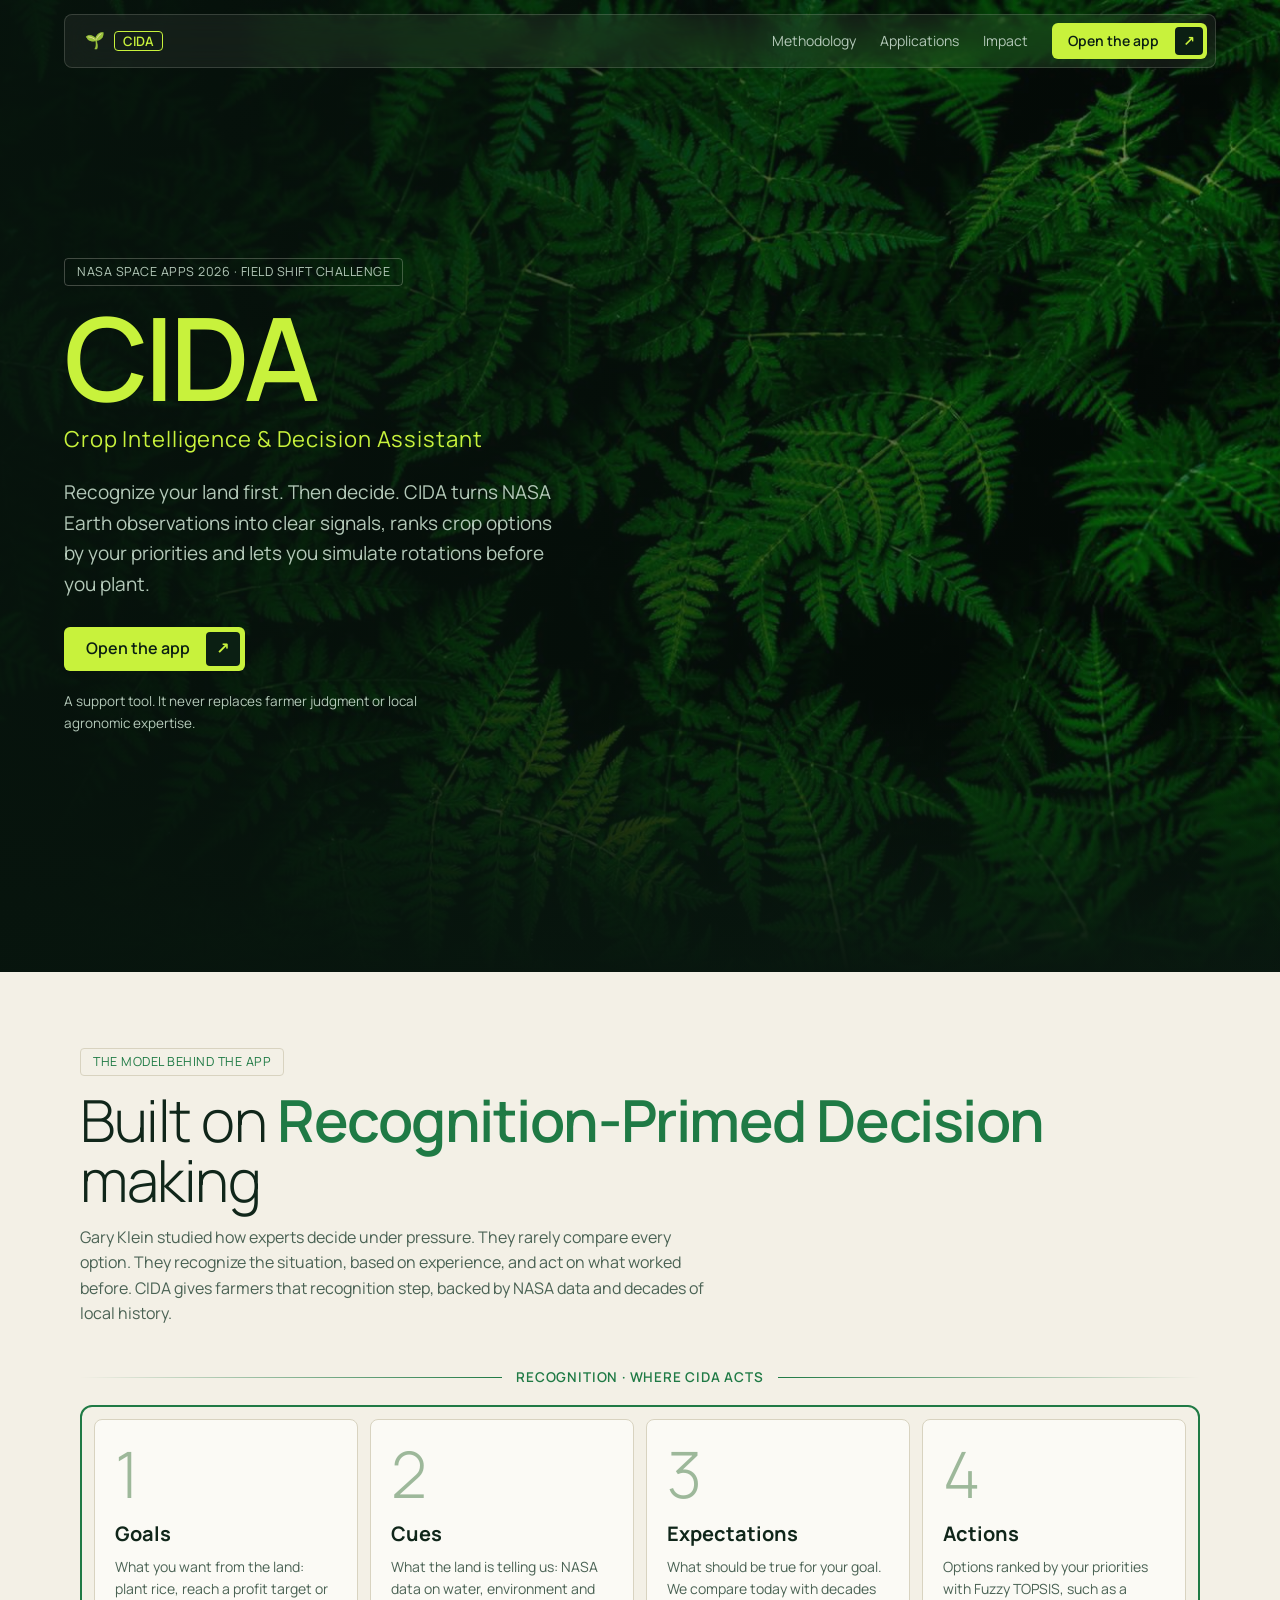
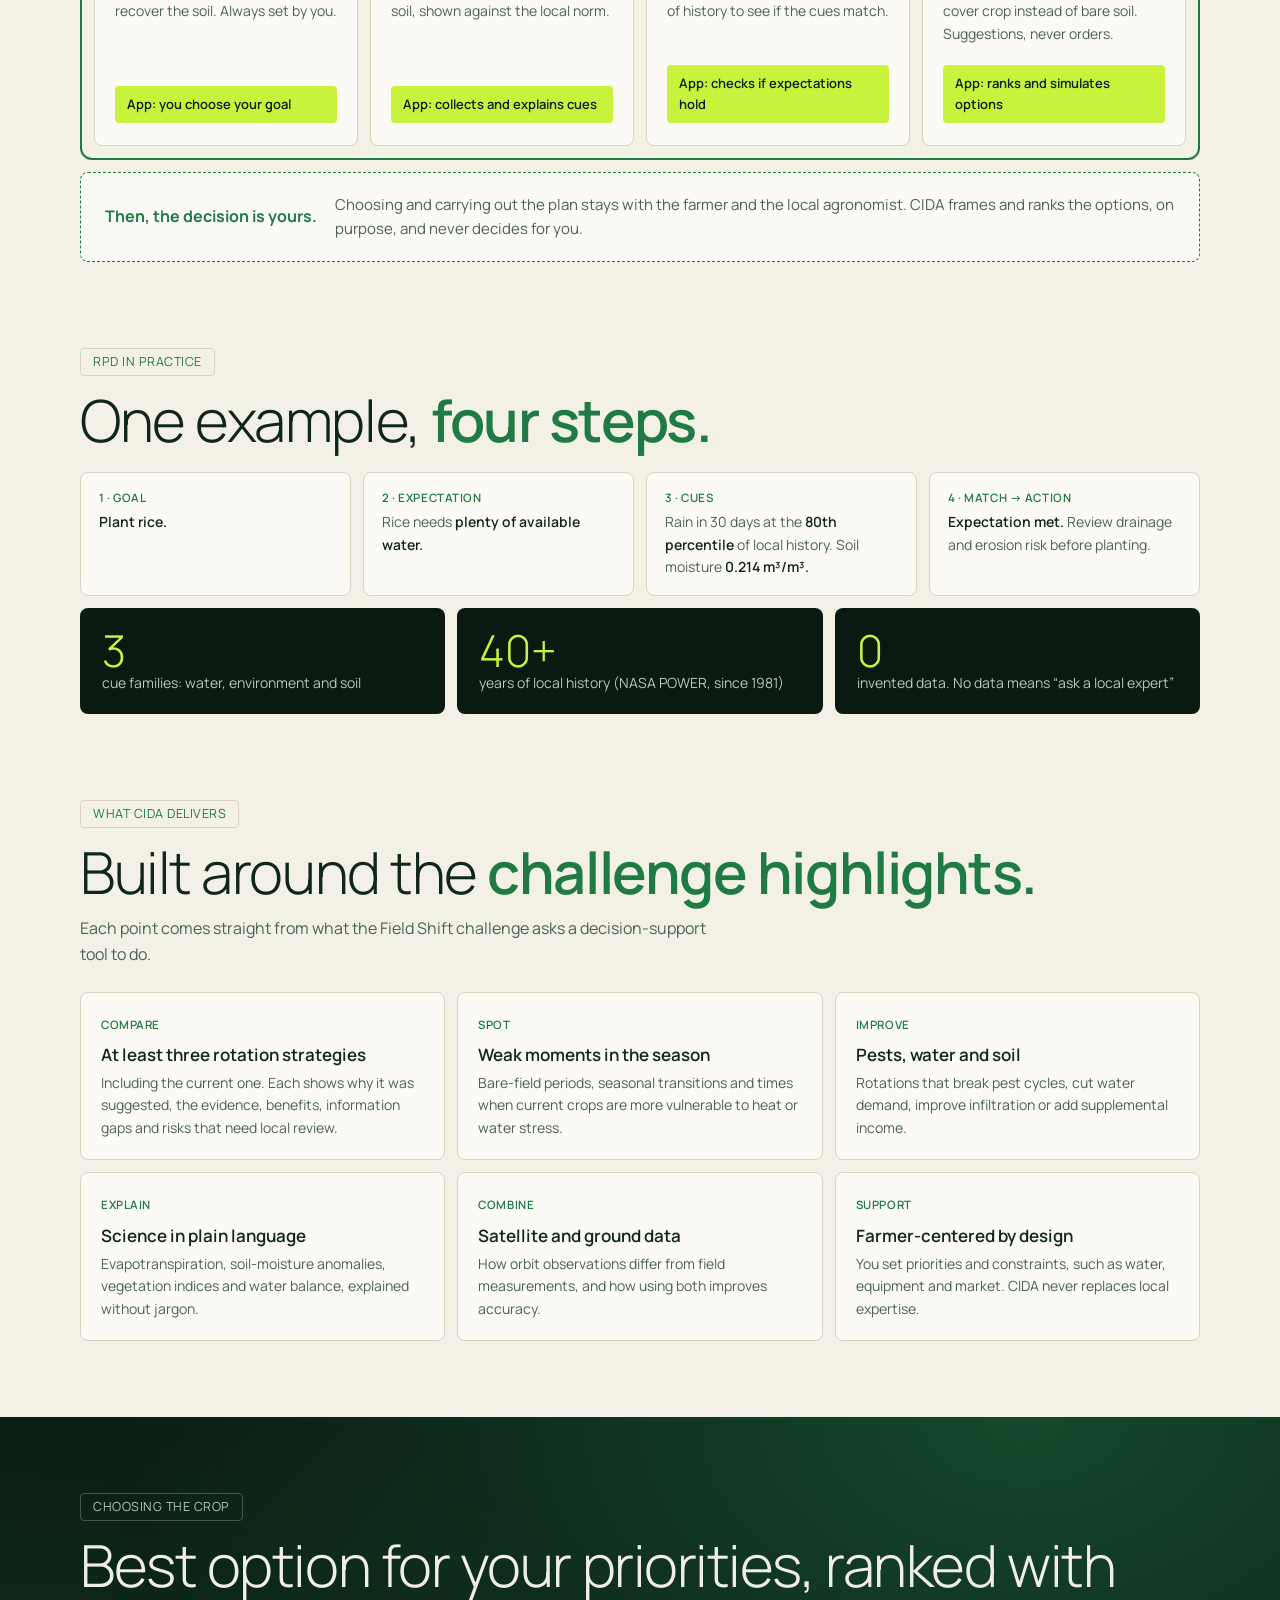
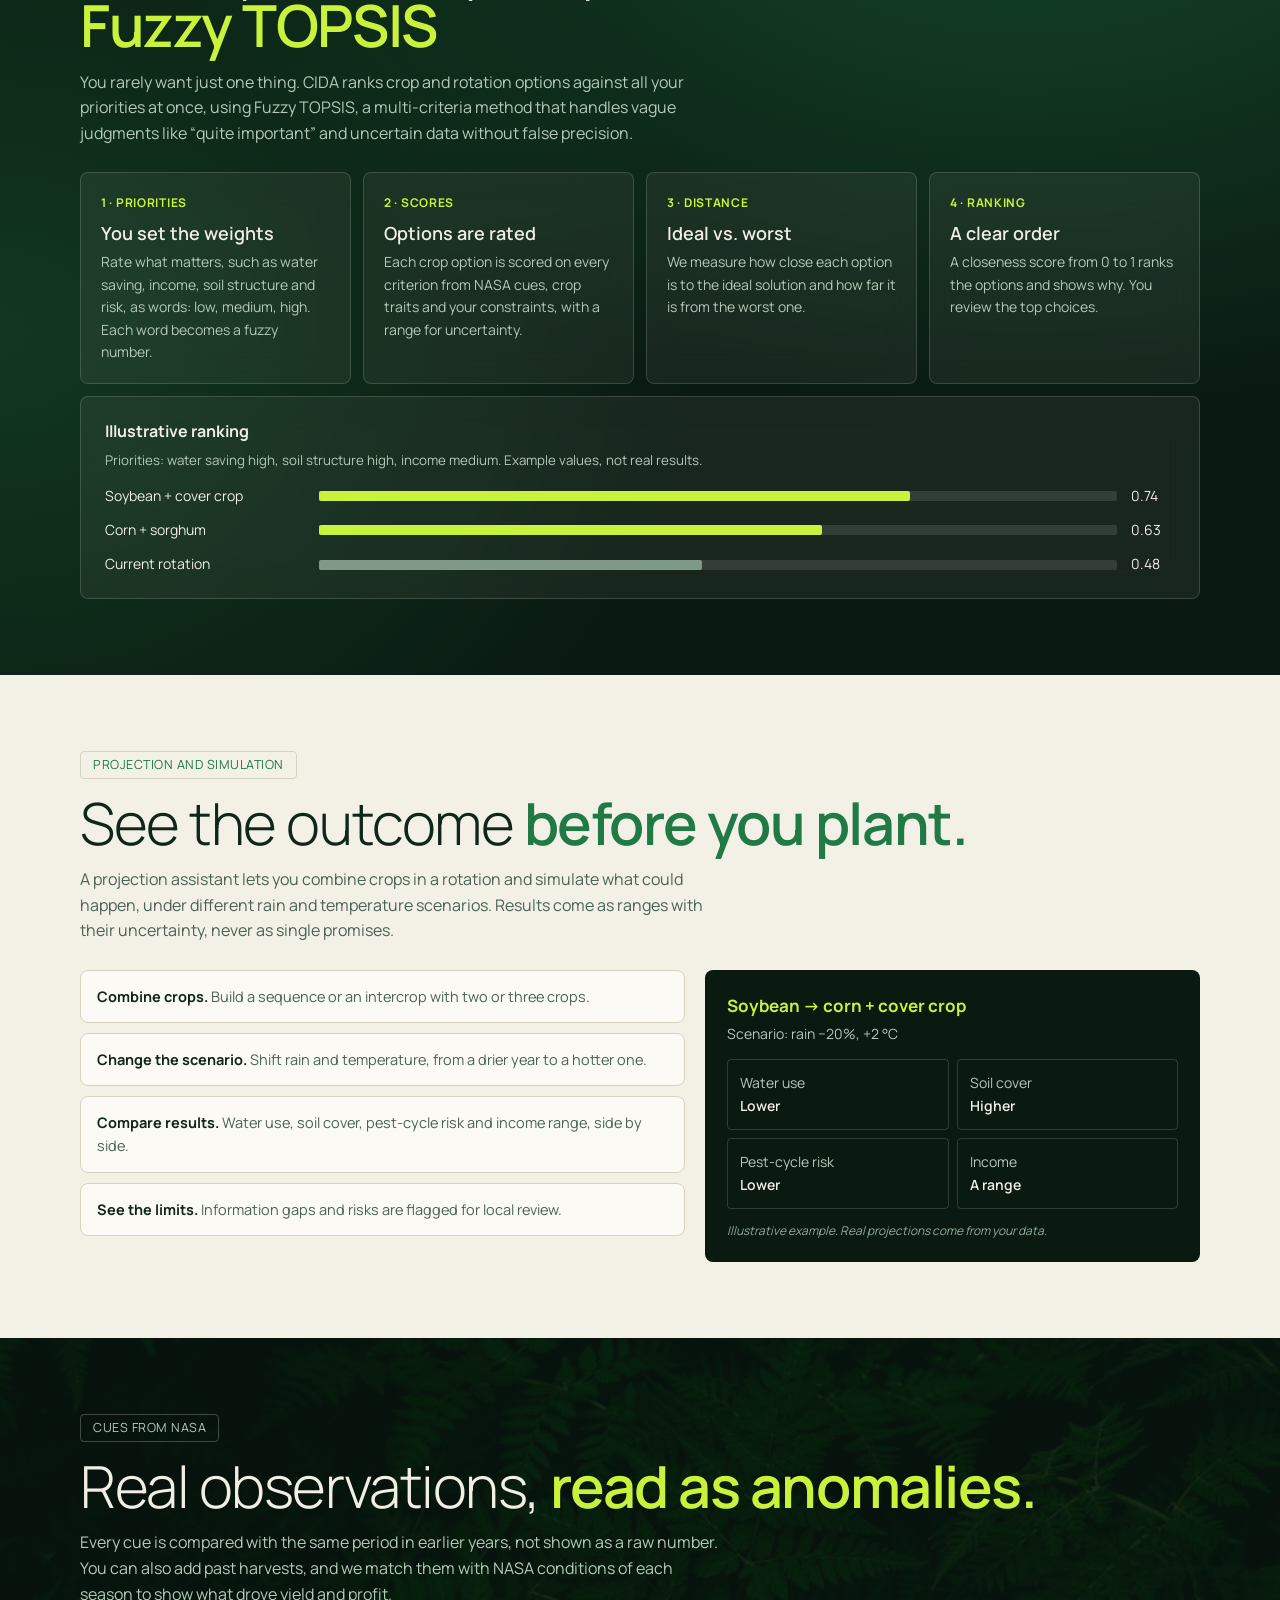
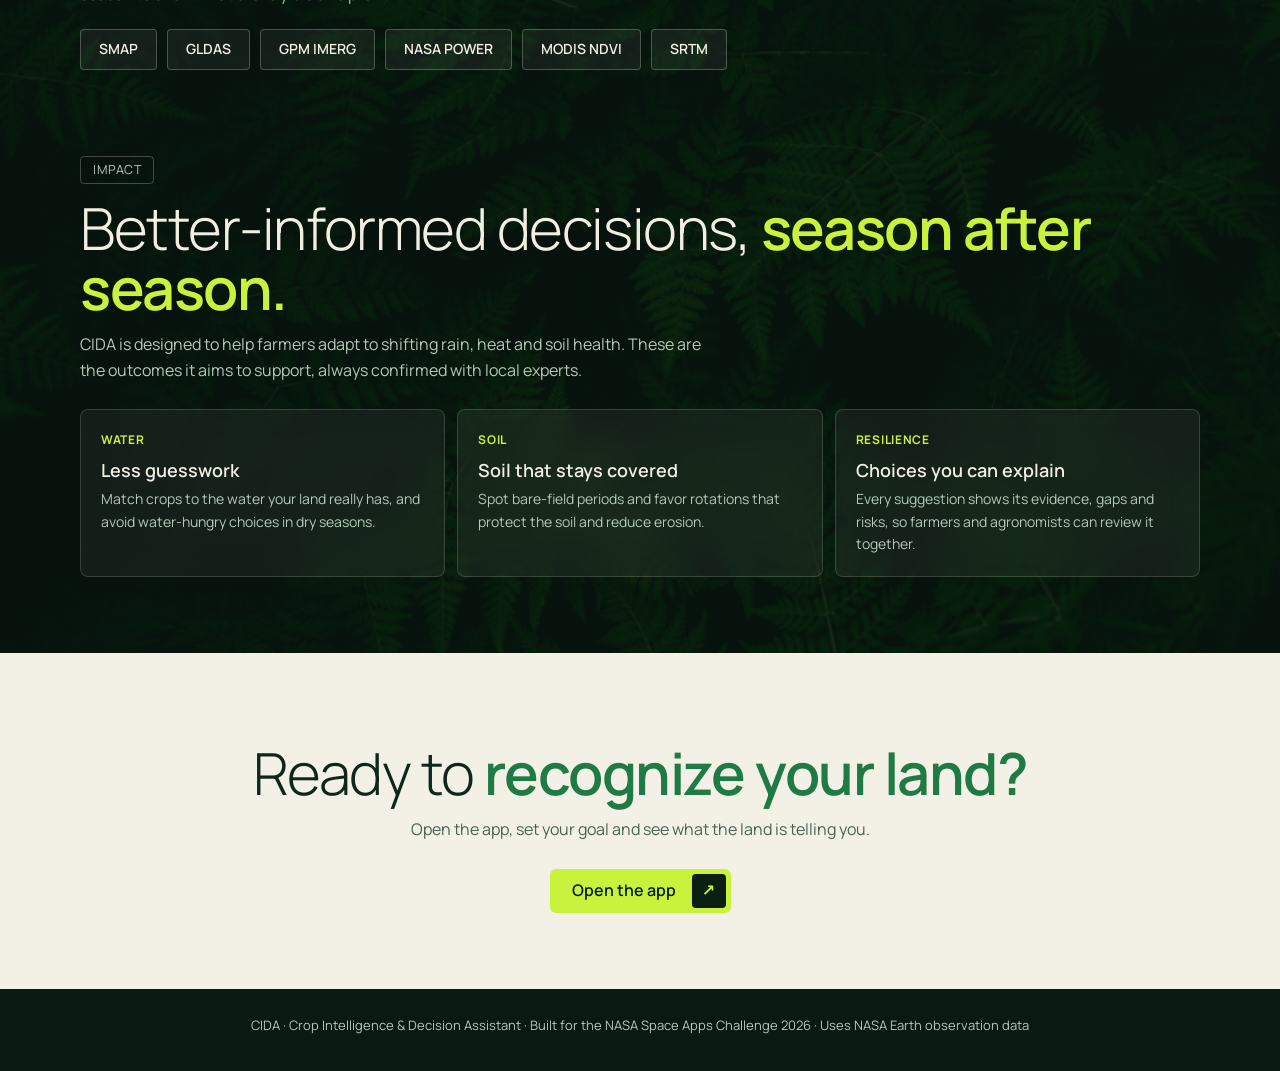
<file: frontend/index.html>
<!doctype html>
<html lang="en"><head><meta charset="utf-8">
<meta name="viewport" content="width=device-width, initial-scale=1, viewport-fit=cover">
<title>CIDA: Crop Intelligence &amp; Decision Assistant</title>
<link href="https://fonts.googleapis.com/css2?family=Manrope:wght@300;400;600&display=swap" rel="stylesheet">
<style>
:root{--ink:#f1eee3;--mut:#b4c9b9;--lime:#c8f23c;--deep:#0a1a11;--off:#f3f0e6;--card:#fbfaf5;--line:#d8d3c0;--dk:#10261a;--gr:#1f7a45;--r:8px;box-sizing:border-box;padding-top:env(safe-area-inset-top,0px);padding-bottom:env(safe-area-inset-bottom,0px)}
html{scroll-behavior:smooth;scroll-padding-top:80px}
body{margin:0;color:var(--ink);background:var(--deep);font:400 16px/1.6 Manrope,system-ui,sans-serif}
a{color:inherit}a:focus-visible,.btn:focus-visible{outline:2px solid var(--lime);outline-offset:3px}
.dark{position:relative;overflow:hidden;background:radial-gradient(900px 600px at 80% 0,rgba(47,181,106,.3),transparent),radial-gradient(700px 600px at 0 60%,rgba(30,110,60,.35),transparent),var(--deep)}
.light{background:var(--off);color:var(--dk)}
.glass{background:rgba(241,238,227,.06);border:1px solid rgba(241,238,227,.16);backdrop-filter:blur(16px);-webkit-backdrop-filter:blur(16px);border-radius:var(--r)}
.bgf{position:absolute;width:520px;opacity:.28;pointer-events:none;z-index:0}.bgf.a{left:-140px;bottom:-60px;transform:rotate(18deg)}.bgf.b{right:-160px;top:-40px;transform:rotate(-24deg) scaleX(-1)}
nav{position:sticky;top:12px;z-index:5;display:flex;align-items:center;gap:24px;margin:14px 5vw 0;padding:8px 8px 8px 20px}
.logo{margin-right:auto;font-weight:600;text-decoration:none}.logo i{font-style:normal;margin-left:6px;border:1px solid var(--lime);color:var(--lime);border-radius:4px;padding:0 8px;font-size:13px}
nav a.l{text-decoration:none;color:var(--mut);font-size:14px}nav a.l:hover{color:var(--lime)}
.btn{display:inline-flex;align-items:center;gap:16px;padding:5px 5px 5px 22px;border-radius:6px;font-weight:600;text-decoration:none;background:var(--lime);color:#0b1f13;transition:transform .2s}
.btn i{display:grid;place-items:center;width:34px;height:34px;border-radius:4px;background:#0b1f13;color:var(--lime);font-style:normal}
.btn:hover{transform:translateY(-2px)}.btn.sm{padding:4px 4px 4px 16px;font-size:14px}.btn.sm i{width:28px;height:28px}
.btn.ghost{background:transparent;color:var(--ink);border:1px solid rgba(241,238,227,.35);padding:12px 22px}
.pill{display:inline-block;padding:3px 12px;border:1px solid rgba(241,238,227,.25);border-radius:4px;font-size:12.5px;letter-spacing:.04em;text-transform:uppercase;color:var(--mut)}
.light .pill{border-color:var(--line);color:var(--gr)}
.hero{position:relative;z-index:1;display:grid;grid-template-columns:minmax(0,1fr);gap:34px;align-items:center;max-width:1180px;margin:0 auto;padding:30px 5vw 64px;min-height:calc(100vh - 90px)}
h1{margin:18px 0 0;font:300 clamp(54px,9vw,120px)/.92 Manrope,sans-serif;letter-spacing:-.035em}h1 b{font-weight:600;color:var(--lime)}
.exp{margin:12px 0 0;font-size:clamp(16px,2vw,22px);letter-spacing:.04em;color:var(--lime)}
.imp{display:grid;grid-template-columns:repeat(3,1fr);gap:12px;margin-top:26px}.imp div{padding:20px;color:var(--mut);font-size:14px}.imp b{display:block;color:var(--lime);font-size:12px;letter-spacing:.06em;text-transform:uppercase;margin-bottom:6px}.imp strong{display:block;color:var(--ink);font-size:18px;margin-bottom:4px;font-weight:600}
@media(max-width:900px){.imp{grid-template-columns:1fr}}
.lead{max-width:42ch;font-size:19px;color:var(--mut);margin:20px 0 28px}
.cta{display:flex;gap:12px;flex-wrap:wrap;align-items:center}.note{margin-top:20px;font-size:13.5px;color:var(--mut);max-width:48ch}
.pic{position:relative;height:min(76vh,660px);display:grid;place-items:center;padding:20px 20px 74px;background:radial-gradient(60% 50% at 50% 42%,rgba(200,242,60,.2),transparent),rgba(241,238,227,.05)}
.pic svg{height:100%;width:auto;max-width:100%}
.pic .cap{position:absolute;left:14px;right:14px;bottom:14px;padding:12px 16px;font-size:14px;color:var(--mut)}.cap b{color:var(--ink)}
.sec{position:relative;z-index:1;max-width:1120px;margin:0 auto;padding:76px 5vw}
.sec h2{font:300 clamp(32px,5vw,58px)/1.04 Manrope,sans-serif;letter-spacing:-.025em;margin:14px 0}.sec h2 b{font-weight:600;color:var(--gr)}.dark .sec h2 b{color:var(--lime)}
.sec>p{max-width:64ch;margin:0;color:#4a6254}.dark .sec>p{color:var(--mut)}
.bracket{margin-top:40px;display:flex;align-items:center;gap:14px;color:var(--gr);font-weight:600;font-size:13.5px;letter-spacing:.06em}
.bracket::before,.bracket::after{content:"";height:1px;flex:1;background:linear-gradient(90deg,transparent,var(--gr))}.bracket::after{background:linear-gradient(270deg,transparent,var(--gr))}
.cards{display:grid;grid-template-columns:repeat(4,1fr);gap:12px;margin-top:16px;padding:12px;border:2px solid var(--gr);border-radius:12px}
.step{display:flex;flex-direction:column;gap:6px;padding:22px 20px;background:var(--card);border:1px solid var(--line);border-radius:var(--r)}
.num{font:300 64px/1 Manrope,sans-serif;color:#9db89a}.step h3{margin:6px 0 0;font-size:20px}.step p{margin:0;font-size:14px;color:#4a6254}
.act{margin-top:auto;padding-top:14px}.act span{display:block;font-size:13px;background:var(--lime);color:#0b1f13;border-radius:4px;padding:8px 12px;font-weight:600}
.decide{margin-top:12px;padding:20px 24px;display:flex;gap:18px;align-items:center;flex-wrap:wrap;border:1px dashed var(--gr);border-radius:var(--r);background:var(--card)}
.decide b{color:var(--gr)}.decide p{margin:0;flex:1;min-width:240px;color:#4a6254;font-size:15px}
.ex{display:grid;grid-template-columns:repeat(4,1fr);gap:12px;margin-top:22px}
.ex div{padding:16px 18px;font-size:14px;color:#4a6254;background:var(--card);border:1px solid var(--line);border-radius:var(--r)}.ex small{display:block;color:var(--gr);font-weight:600;letter-spacing:.05em;text-transform:uppercase;font-size:11.5px;margin-bottom:4px}.ex strong{color:var(--dk);font-weight:600}
.stats{display:grid;grid-template-columns:repeat(3,1fr);gap:12px;margin-top:12px}
.stats div{padding:20px 22px;background:var(--deep);border-radius:var(--r);color:var(--mut);font-size:14px}.stats b{font:300 44px/1 Manrope,sans-serif;display:block;color:var(--lime)}
.chips{display:flex;flex-wrap:wrap;gap:10px;margin-top:22px}.chips span{padding:8px 18px;border-radius:4px;border:1px solid rgba(241,238,227,.25);background:rgba(241,238,227,.06);font-weight:600;font-size:14px}
.end{text-align:center}.end>p{margin:0 auto 26px}.end svg{width:120px;display:block;margin:0 auto 6px}
footer{padding:26px 5vw 36px;text-align:center;font-size:13px;color:var(--mut)}
.pic{padding:0;overflow:hidden;background:#0f2218;display:block}
.pic img{position:absolute;inset:0;width:100%;height:100%;object-fit:cover}
.pic::after{content:"";position:absolute;inset:0;background:linear-gradient(180deg,transparent 55%,rgba(7,20,13,.78))}
.pic .cap{z-index:1}
.ph{background:linear-gradient(90deg,rgba(7,20,13,.94),rgba(7,20,13,.62) 60%,rgba(7,20,13,.42)),linear-gradient(180deg,transparent 72%,var(--deep)),var(--leaves) center/cover}
.pd{background:linear-gradient(rgba(7,20,13,.9),rgba(7,20,13,.9)),var(--leaves) center/cover}
.hl{display:grid;grid-template-columns:repeat(3,1fr);gap:12px;margin-top:24px}
.hl div{padding:20px;background:var(--card);border:1px solid var(--line);border-radius:var(--r);font-size:14px;color:#4a6254}
.hl small{color:var(--gr);font-weight:600;letter-spacing:.05em;font-size:11.5px;text-transform:uppercase}.hl strong{display:block;color:var(--dk);font-size:17px;margin:6px 0 4px;font-weight:600}
.tp{display:grid;grid-template-columns:repeat(4,1fr);gap:12px;margin-top:26px}
.tp div{padding:20px;color:var(--mut);font-size:14px}.tp b{display:block;color:var(--lime);font-size:12px;letter-spacing:.06em;text-transform:uppercase;margin-bottom:6px}.tp strong{display:block;color:var(--ink);font-size:18px;margin-bottom:4px;font-weight:600}
.rank{margin-top:12px;padding:22px 24px}.rank h3{margin:0 0 2px;font-size:16px}.rank small{color:var(--mut)}
.rank .row{display:grid;grid-template-columns:200px 1fr 44px;gap:14px;align-items:center;margin-top:12px;font-size:14px}
.rank .bar{height:10px;background:rgba(241,238,227,.12);border-radius:2px}.rank .bar i{display:block;height:100%;background:var(--lime);border-radius:2px}.rank .row.low .bar i{background:#7e9a86}
.simgrid{display:grid;grid-template-columns:1.1fr .9fr;gap:20px;margin-top:26px;align-items:start}
.simgrid ul{margin:0;padding:0;list-style:none;display:grid;gap:10px}
.simgrid li{padding:14px 16px;background:var(--card);border:1px solid var(--line);border-radius:var(--r);font-size:14.5px;color:#4a6254}.simgrid li b{color:var(--dk)}
.mock{padding:22px;background:var(--deep);color:var(--mut);border-radius:var(--r);font-size:14px}.mock h3{margin:0 0 4px;color:var(--lime);font-size:17px}
.mock .out{display:grid;grid-template-columns:1fr 1fr;gap:8px;margin-top:14px}.mock .out div{padding:12px;border:1px solid rgba(241,238,227,.16);border-radius:4px}.mock .out b{display:block;color:var(--ink);font-weight:600}
.mock em{display:block;margin-top:12px;font-size:12px;color:#8fae98}
@media(max-width:900px){.hl,.tp{grid-template-columns:1fr 1fr}.simgrid{grid-template-columns:1fr}}
@media(max-width:520px){.hl,.tp{grid-template-columns:1fr}.rank .row{grid-template-columns:1fr 44px}.rank .bar{grid-column:1/-1}}
@media(max-width:900px){.hero{grid-template-columns:1fr;min-height:0}.pic{height:60vh}.cards,.ex{grid-template-columns:1fr 1fr}.stats{grid-template-columns:1fr}nav a.l{display:none}}
@media(max-width:520px){.cards,.ex{grid-template-columns:1fr}}
@media(prefers-reduced-motion:reduce){*{transition:none!important;scroll-behavior:auto!important}}
:root{--leaves:url("[data-uri]")}
</style></head><body>
<div class="dark ph">
<nav class="glass"><a class="logo" href="#top">🌱 <i>CIDA</i></a><a class="l" href="#rpd">Methodology</a><a class="l" href="#highlights">Applications</a><a class="l" href="#impact">Impact</a><a class="btn sm open-app" href="main.html">Open the app <i>↗</i></a></nav>
<header class="hero" id="top">
  <div>
    <span class="pill">NASA Space Apps 2026 · Field Shift challenge</span>
    <h1><b>CIDA</b></h1>
    <p class="exp">Crop Intelligence &amp; Decision Assistant</p>
    <p class="lead">Recognize your land first. Then decide. CIDA turns NASA Earth observations into clear signals, ranks crop options by your priorities and lets you simulate rotations before you plant.</p>
    <div class="cta"><a class="btn open-app" href="main.html">Open the app <i>↗</i></a></div>
    <p class="note">A support tool. It never replaces farmer judgment or local agronomic expertise.</p>
  </div>
  </header>
</div>
<main>
<div class="light"><section class="sec" id="rpd">
  <span class="pill">The model behind the app</span>
  <h2>Built on <b>Recognition-Primed Decision</b> making</h2>
  <p>Gary Klein studied how experts decide under pressure. They rarely compare every option. They recognize the situation, based on experience, and act on what worked before. CIDA gives farmers that recognition step, backed by NASA data and decades of local history.</p>
  <div class="bracket">RECOGNITION · WHERE CIDA ACTS</div>
  <div class="cards">
    <article class="step"><div class="num">1</div><h3>Goals</h3><p>What you want from the land: plant rice, reach a profit target or recover the soil. Always set by you.</p><div class="act"><span>App: you choose your goal</span></div></article>
    <article class="step"><div class="num">2</div><h3>Cues</h3><p>What the land is telling us: NASA data on water, environment and soil, shown against the local norm.</p><div class="act"><span>App: collects and explains cues</span></div></article>
    <article class="step"><div class="num">3</div><h3>Expectations</h3><p>What should be true for your goal. We compare today with decades of history to see if the cues match.</p><div class="act"><span>App: checks if expectations hold</span></div></article>
    <article class="step"><div class="num">4</div><h3>Actions</h3><p>Options ranked by your priorities with Fuzzy TOPSIS, such as a cover crop instead of bare soil. Suggestions, never orders.</p><div class="act"><span>App: ranks and simulates options</span></div></article>
  </div>
  <div class="decide"><b>Then, the decision is yours.</b><p>Choosing and carrying out the plan stays with the farmer and the local agronomist. CIDA frames and ranks the options, on purpose, and never decides for you.</p></div>
</section>
<section class="sec" id="example" style="padding-top:10px">
  <span class="pill">RPD in practice</span>
  <h2>One example, <b>four steps.</b></h2>
  <div class="ex">
    <div><small>1 · Goal</small><strong>Plant rice.</strong></div>
    <div><small>2 · Expectation</small>Rice needs <strong>plenty of available water.</strong></div>
    <div><small>3 · Cues</small>Rain in 30 days at the <strong>80th percentile</strong> of local history. Soil moisture <strong>0.214 m³/m³.</strong></div>
    <div><small>4 · Match → Action</small><strong>Expectation met.</strong> Review drainage and erosion risk before planting.</div>
  </div>
  <div class="stats">
    <div><b>3</b>cue families: water, environment and soil</div>
    <div><b>40+</b>years of local history (NASA POWER, since 1981)</div>
    <div><b>0</b>invented data. No data means “ask a local expert”</div>
  </div>
</section>
<section class="sec" id="highlights" style="padding-top:10px">
  <span class="pill">What CIDA delivers</span>
  <h2>Built around the <b>challenge highlights.</b></h2>
  <p>Each point comes straight from what the Field Shift challenge asks a decision-support tool to do.</p>
  <div class="hl">
    <div><small>Compare</small><strong>At least three rotation strategies</strong>Including the current one. Each shows why it was suggested, the evidence, benefits, information gaps and risks that need local review.</div>
    <div><small>Spot</small><strong>Weak moments in the season</strong>Bare-field periods, seasonal transitions and times when current crops are more vulnerable to heat or water stress.</div>
    <div><small>Improve</small><strong>Pests, water and soil</strong>Rotations that break pest cycles, cut water demand, improve infiltration or add supplemental income.</div>
    <div><small>Explain</small><strong>Science in plain language</strong>Evapotranspiration, soil-moisture anomalies, vegetation indices and water balance, explained without jargon.</div>
    <div><small>Combine</small><strong>Satellite and ground data</strong>How orbit observations differ from field measurements, and how using both improves accuracy.</div>
    <div><small>Support</small><strong>Farmer-centered by design</strong>You set priorities and constraints, such as water, equipment and market. CIDA never replaces local expertise.</div>
  </div>
</section></div>
<div class="dark"><section class="sec" id="topsis">
  <span class="pill">Choosing the crop</span>
  <h2>Best option for your priorities, ranked with <b>Fuzzy TOPSIS</b></h2>
  <p>You rarely want just one thing. CIDA ranks crop and rotation options against all your priorities at once, using Fuzzy TOPSIS, a multi-criteria method that handles vague judgments like “quite important” and uncertain data without false precision.</p>
  <div class="tp">
    <div class="glass"><b>1 · Priorities</b><strong>You set the weights</strong>Rate what matters, such as water saving, income, soil structure and risk, as words: low, medium, high. Each word becomes a fuzzy number.</div>
    <div class="glass"><b>2 · Scores</b><strong>Options are rated</strong>Each crop option is scored on every criterion from NASA cues, crop traits and your constraints, with a range for uncertainty.</div>
    <div class="glass"><b>3 · Distance</b><strong>Ideal vs. worst</strong>We measure how close each option is to the ideal solution and how far it is from the worst one.</div>
    <div class="glass"><b>4 · Ranking</b><strong>A clear order</strong>A closeness score from 0 to 1 ranks the options and shows why. You review the top choices.</div>
  </div>
  <div class="rank glass"><h3>Illustrative ranking</h3><small>Priorities: water saving high, soil structure high, income medium. Example values, not real results.</small>
    <div class="row"><span>Soybean + cover crop</span><span class="bar"><i style="width:74%"></i></span><span>0.74</span></div>
    <div class="row"><span>Corn + sorghum</span><span class="bar"><i style="width:63%"></i></span><span>0.63</span></div>
    <div class="row low"><span>Current rotation</span><span class="bar"><i style="width:48%"></i></span><span>0.48</span></div>
  </div>
</section></div>
<div class="light"><section class="sec" id="sim">
  <span class="pill">Projection and simulation</span>
  <h2>See the outcome <b>before you plant.</b></h2>
  <p>A projection assistant lets you combine crops in a rotation and simulate what could happen, under different rain and temperature scenarios. Results come as ranges with their uncertainty, never as single promises.</p>
  <div class="simgrid">
    <ul>
      <li><b>Combine crops.</b> Build a sequence or an intercrop with two or three crops.</li>
      <li><b>Change the scenario.</b> Shift rain and temperature, from a drier year to a hotter one.</li>
      <li><b>Compare results.</b> Water use, soil cover, pest-cycle risk and income range, side by side.</li>
      <li><b>See the limits.</b> Information gaps and risks are flagged for local review.</li>
    </ul>
    <div class="mock"><h3>Soybean → corn + cover crop</h3>Scenario: rain −20%, +2 °C
      <div class="out"><div>Water use<b>Lower</b></div><div>Soil cover<b>Higher</b></div><div>Pest-cycle risk<b>Lower</b></div><div>Income<b>A range</b></div></div>
      <em>Illustrative example. Real projections come from your data.</em></div>
  </div>
</section></div>
<div class="dark pd"><section class="sec" id="data">
  <span class="pill">Cues from NASA</span>
  <h2>Real observations, <b>read as anomalies.</b></h2>
  <p>Every cue is compared with the same period in earlier years, not shown as a raw number. You can also add past harvests, and we match them with NASA conditions of each season to show what drove yield and profit.</p>
  <div class="chips"><span>SMAP</span><span>GLDAS</span><span>GPM IMERG</span><span>NASA POWER</span><span>MODIS NDVI</span><span>SRTM</span></div>
</section>
<section class="sec" id="impact" style="padding-top:10px">
  <span class="pill">Impact</span>
  <h2>Better-informed decisions, <b>season after season.</b></h2>
  <p>CIDA is designed to help farmers adapt to shifting rain, heat and soil health. These are the outcomes it aims to support, always confirmed with local experts.</p>
  <div class="imp">
    <div class="glass"><b>Water</b><strong>Less guesswork</strong>Match crops to the water your land really has, and avoid water-hungry choices in dry seasons.</div>
    <div class="glass"><b>Soil</b><strong>Soil that stays covered</strong>Spot bare-field periods and favor rotations that protect the soil and reduce erosion.</div>
    <div class="glass"><b>Resilience</b><strong>Choices you can explain</strong>Every suggestion shows its evidence, gaps and risks, so farmers and agronomists can review it together.</div>
  </div>
</section></div>
<div class="light"><section class="sec end">
  <h2>Ready to <b>recognize your land?</b></h2>
  <p>Open the app, set your goal and see what the land is telling you.</p>
  <a class="btn open-app" href="#">Open the app <i>↗</i></a>
</section></div>
</main>
<footer>CIDA · Crop Intelligence &amp; Decision Assistant · Built for the NASA Space Apps Challenge 2026 · Uses NASA Earth observation data</footer>
<script>
const APP_URL='main.html'; // put the official app URL here
document.querySelectorAll('.open-app').forEach(a=>a.href=APP_URL);
</script></body></html>
</file>
